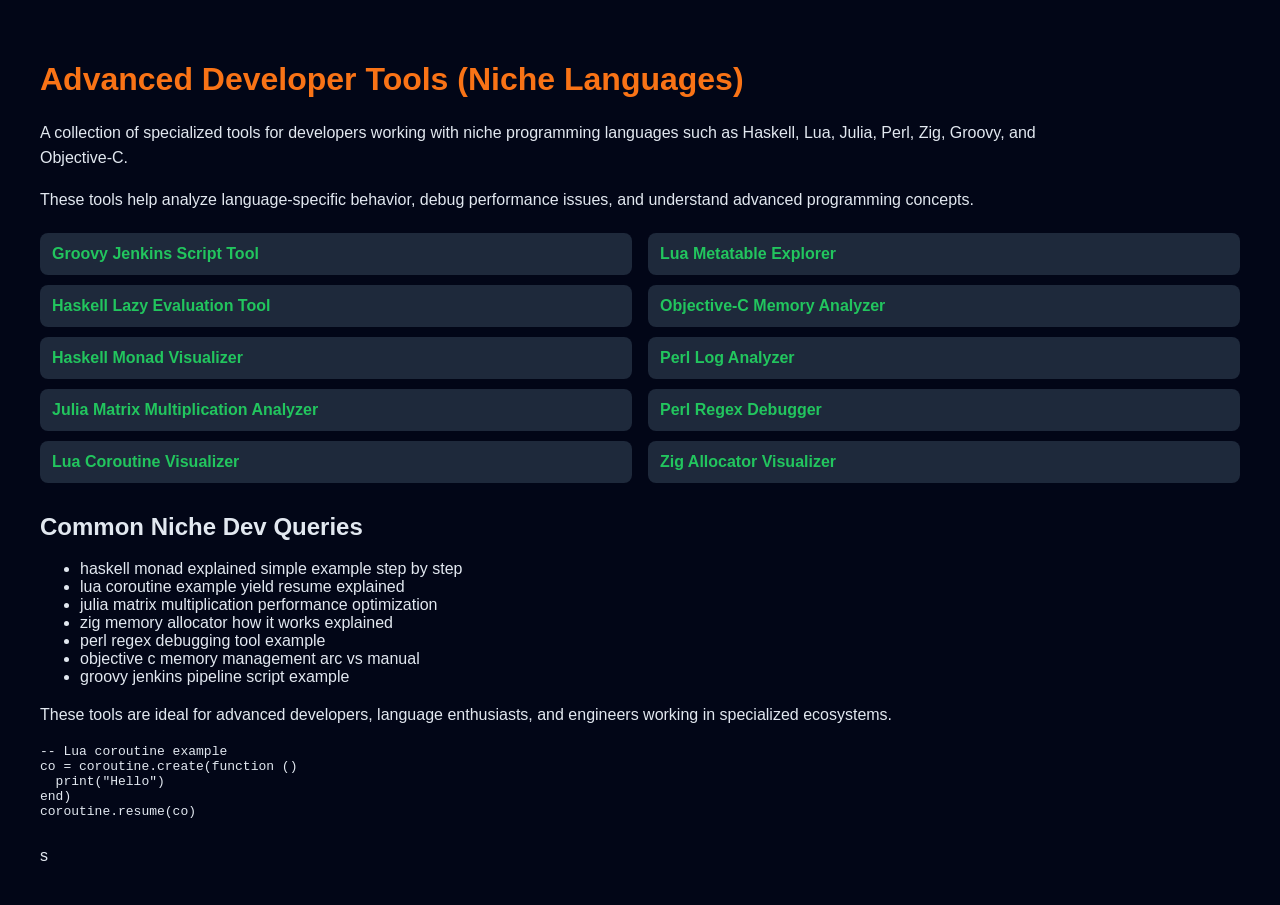
<file: index.html>
<!DOCTYPE html>
<html lang="en">
<head>
  <meta charset="UTF-8">
  <title>Advanced Dev Tools – Haskell, Lua, Julia, Perl, Zig & More</title>
  <meta name="viewport" content="width=device-width, initial-scale=1.0">

  <!-- Google verification -->
  <meta name="google-site-verification" content="PkLa_ViOo6FAHpvh8SacceMb95o9tePRdrqLNBz9X1M" />

  <!-- SEO -->
  <meta name="description" content="Advanced developer tools for niche languages like Haskell, Lua, Julia, Perl, Zig, Groovy, and Objective-C. Analyze performance, memory, and behavior.">
  <meta name="keywords" content="haskell monad explained tool, lua coroutine example, julia matrix multiplication performance, zig allocator explained, perl regex debugger online">

  <!-- AdSense -->
  <meta name="google-adsense-account" content="ca-pub-XXXXXXXXXXXXXXXX">

  <!-- Open Graph -->
  <meta property="og:title" content="Advanced Dev Tools – Niche Languages & Debugging">
  <meta property="og:description" content="Analyze performance and behavior in niche programming languages.">
  <meta property="og:type" content="website">

  <style>
    body {
      font-family: Arial, sans-serif;
      background: #020617;
      color: #e2e8f0;
      margin: 0;
      padding: 40px;
    }
    h1 {
      color: #f97316;
    }
    p {
      max-width: 1000px;
      line-height: 1.6;
    }
    .tools {
      columns: 2;
      margin-top: 20px;
    }
    .tool {
      background: #1e293b;
      padding: 12px;
      margin-bottom: 10px;
      border-radius: 8px;
      break-inside: avoid;
      transition: 0.2s;
    }
    .tool:hover {
      background: #334155;
    }
    a {
      color: #22c55e;
      text-decoration: none;
      font-weight: bold;
    }
  </style>
</head>
<body>

  <h1>Advanced Developer Tools (Niche Languages)</h1>

  <p>
    A collection of specialized tools for developers working with niche
    programming languages such as Haskell, Lua, Julia, Perl, Zig, Groovy,
    and Objective-C.
  </p>

  <p>
    These tools help analyze language-specific behavior, debug performance issues,
    and understand advanced programming concepts.
  </p>

  <div class="tools">

    <div class="tool"><a href="./groovy-jenkins/">Groovy Jenkins Script Tool</a></div>
    <div class="tool"><a href="./haskell-lazy/">Haskell Lazy Evaluation Tool</a></div>
    <div class="tool"><a href="./haskell-monad/">Haskell Monad Visualizer</a></div>
    <div class="tool"><a href="./julia-matrix-mul/">Julia Matrix Multiplication Analyzer</a></div>
    <div class="tool"><a href="./lua-coroutine/">Lua Coroutine Visualizer</a></div>
    <div class="tool"><a href="./lua-metatable/">Lua Metatable Explorer</a></div>
    <div class="tool"><a href="./objc-memory/">Objective-C Memory Analyzer</a></div>
    <div class="tool"><a href="./perl-log/">Perl Log Analyzer</a></div>
    <div class="tool"><a href="./perl-regex-debug/">Perl Regex Debugger</a></div>
    <div class="tool"><a href="./zig-allocator/">Zig Allocator Visualizer</a></div>

  </div>

  <!-- SEO LONG TAIL -->
  <h2>Common Niche Dev Queries</h2>

  <ul>
    <li>haskell monad explained simple example step by step</li>
    <li>lua coroutine example yield resume explained</li>
    <li>julia matrix multiplication performance optimization</li>
    <li>zig memory allocator how it works explained</li>
    <li>perl regex debugging tool example</li>
    <li>objective c memory management arc vs manual</li>
    <li>groovy jenkins pipeline script example</li>
  </ul>

  <p>
    These tools are ideal for advanced developers,
    language enthusiasts, and engineers working in specialized ecosystems.
  </p>

  <!-- snippet -->
  <pre>
-- Lua coroutine example
co = coroutine.create(function ()
  print("Hello")
end)
coroutine.resume(co)
  </pre>

</body>
</html>s
</file>
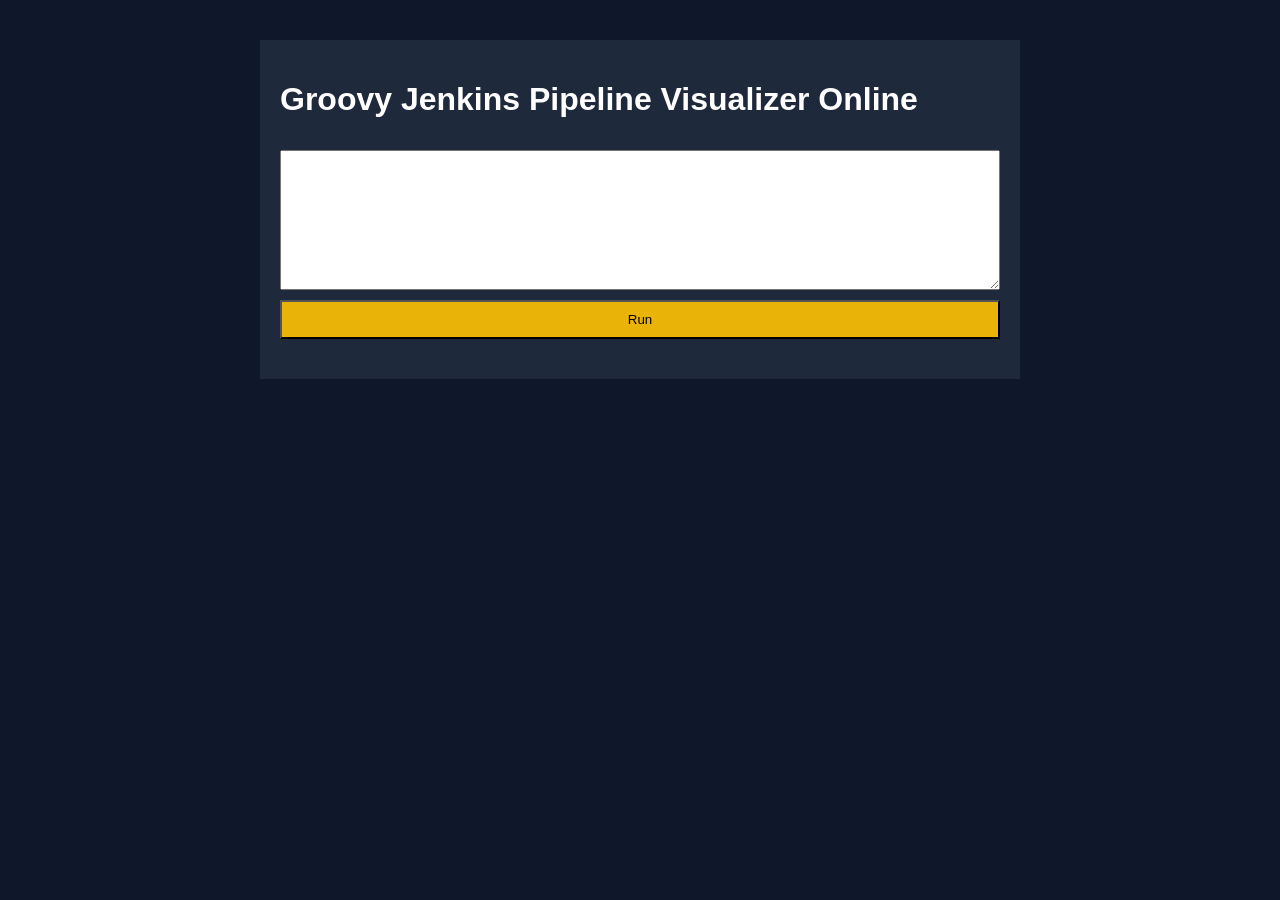
<file: groovy-jenkins/index.html>
<html><head><meta charset='UTF-8'><title>Groovy Jenkins Pipeline Visualizer Online</title><meta name='viewport' content='width=device-width, initial-scale=1.0'><link rel='stylesheet' href='styles.css'></head><body><div class='container'><h1>Groovy Jenkins Pipeline Visualizer Online</h1><textarea id='pipe'></textarea><button onclick='run()'>Run</button><div id='res' class='result'></div></div><script src='script.js'></script></body></html>
</file>
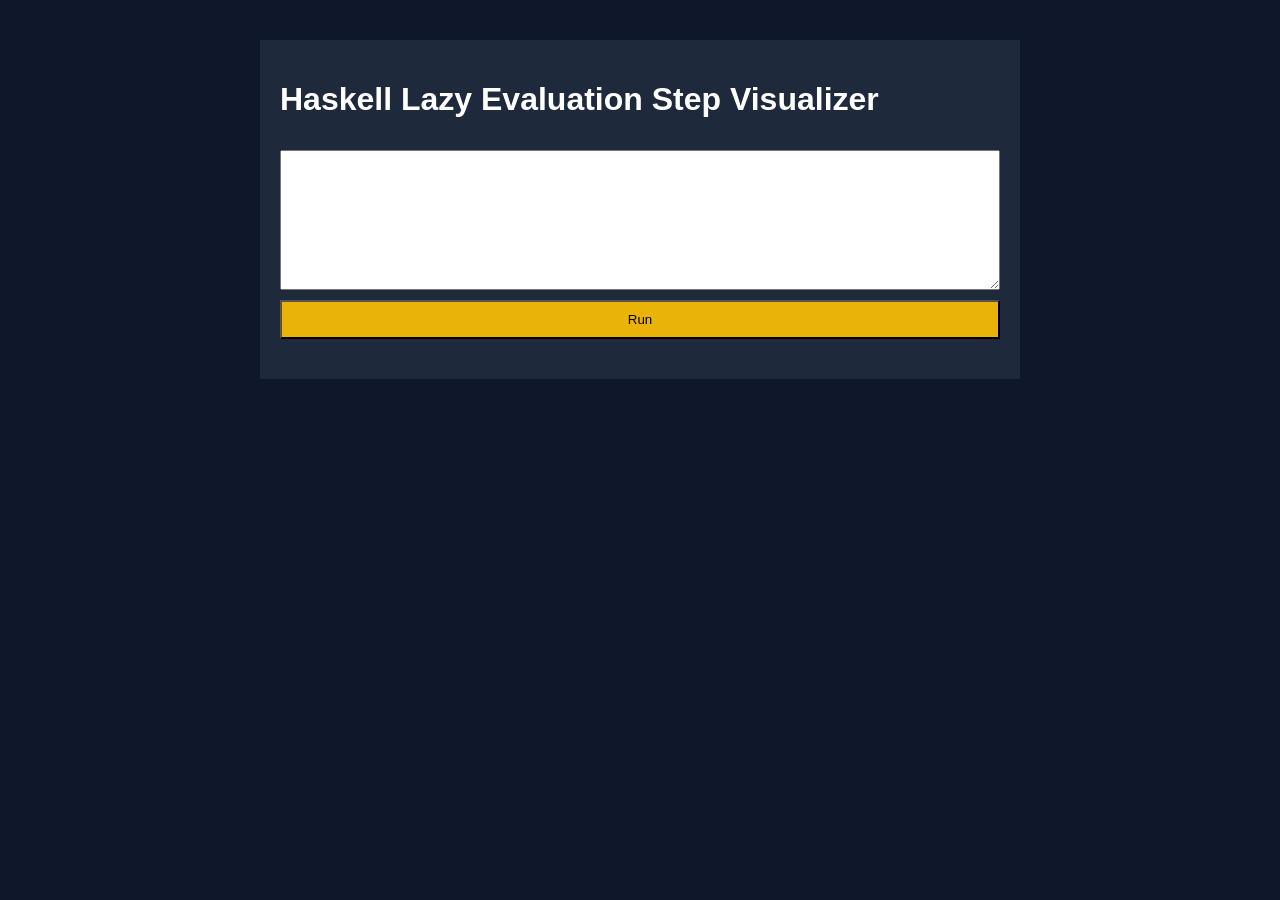
<file: haskell-lazy/index.html>
<html><head><meta charset='UTF-8'><title>Haskell Lazy Evaluation Step Visualizer</title><meta name='viewport' content='width=device-width, initial-scale=1.0'><link rel='stylesheet' href='styles.css'></head><body><div class='container'><h1>Haskell Lazy Evaluation Step Visualizer</h1><textarea id='code'></textarea><button onclick='run()'>Run</button><div id='res' class='result'></div></div><script src='script.js'></script></body></html>
</file>
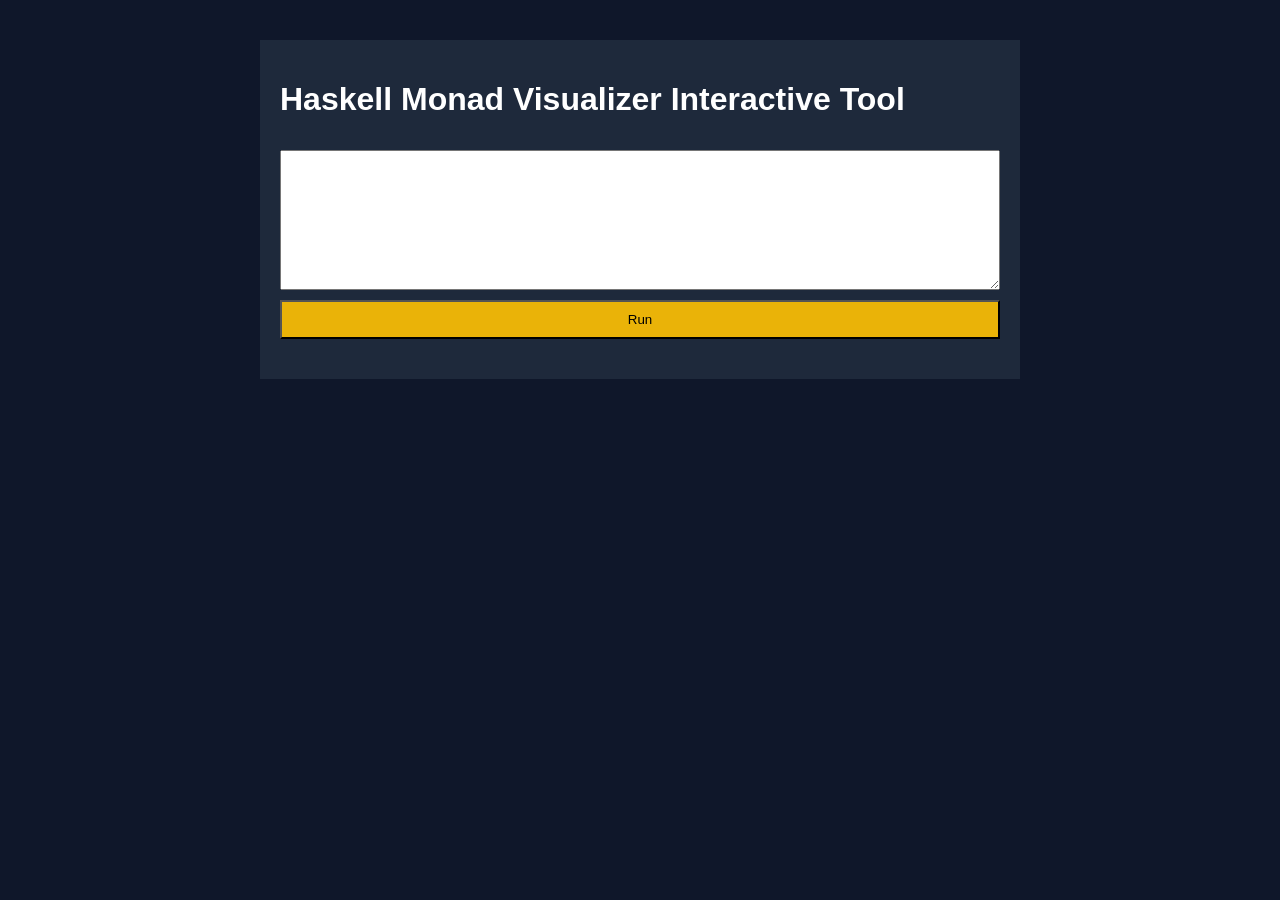
<file: haskell-monad/index.html>
<html><head><meta charset='UTF-8'><title>Haskell Monad Visualizer Interactive Tool</title><meta name='viewport' content='width=device-width, initial-scale=1.0'><link rel='stylesheet' href='styles.css'></head><body><div class='container'><h1>Haskell Monad Visualizer Interactive Tool</h1><textarea id='code'></textarea><button onclick='run()'>Run</button><div id='res' class='result'></div></div><script src='script.js'></script></body></html>
</file>
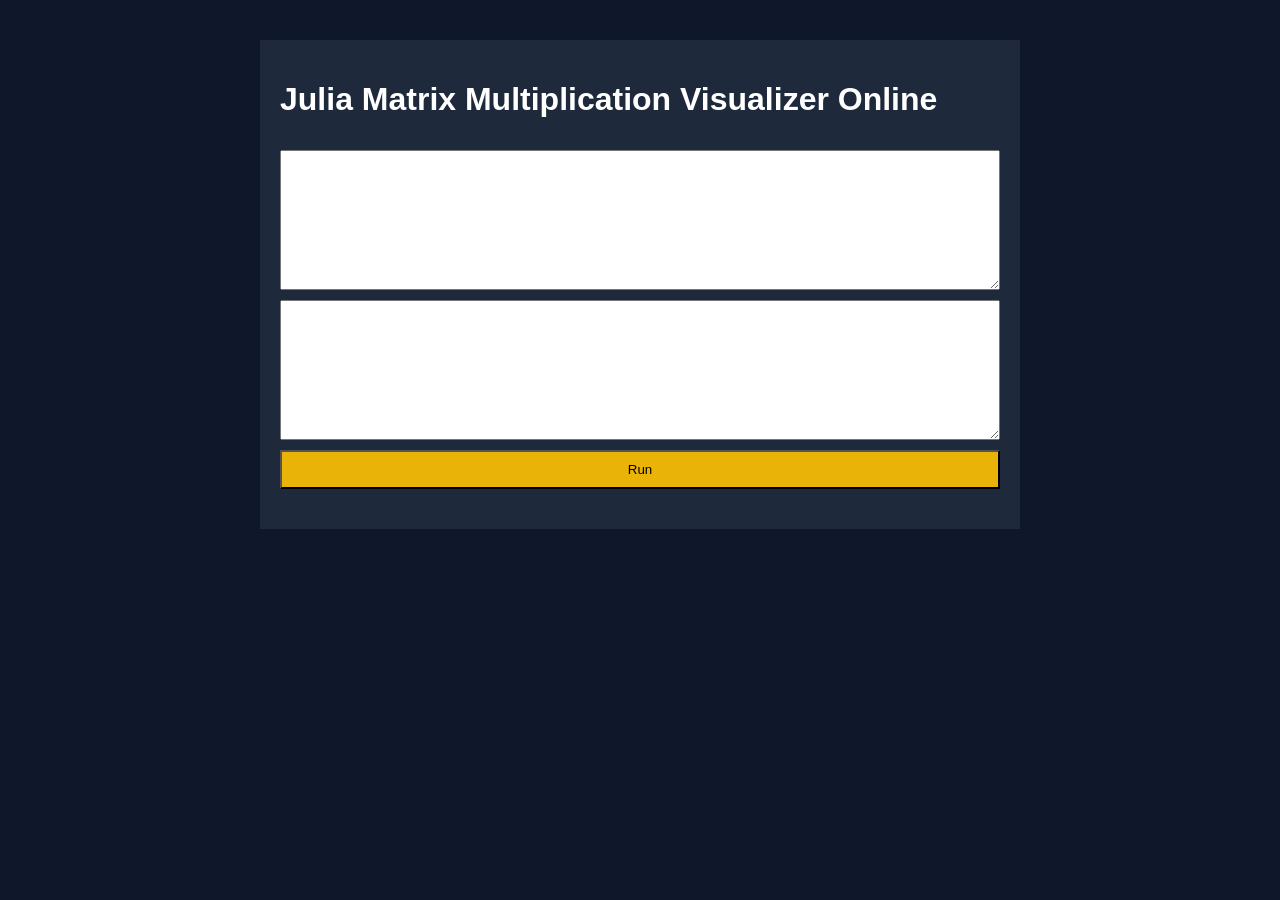
<file: julia-matrix-mul/index.html>
<html><head><meta charset='UTF-8'><title>Julia Matrix Multiplication Visualizer Online</title><meta name='viewport' content='width=device-width, initial-scale=1.0'><link rel='stylesheet' href='styles.css'></head><body><div class='container'><h1>Julia Matrix Multiplication Visualizer Online</h1><textarea id='a'></textarea><textarea id='b'></textarea><button onclick='run()'>Run</button><div id='res' class='result'></div></div><script src='script.js'></script></body></html>
</file>
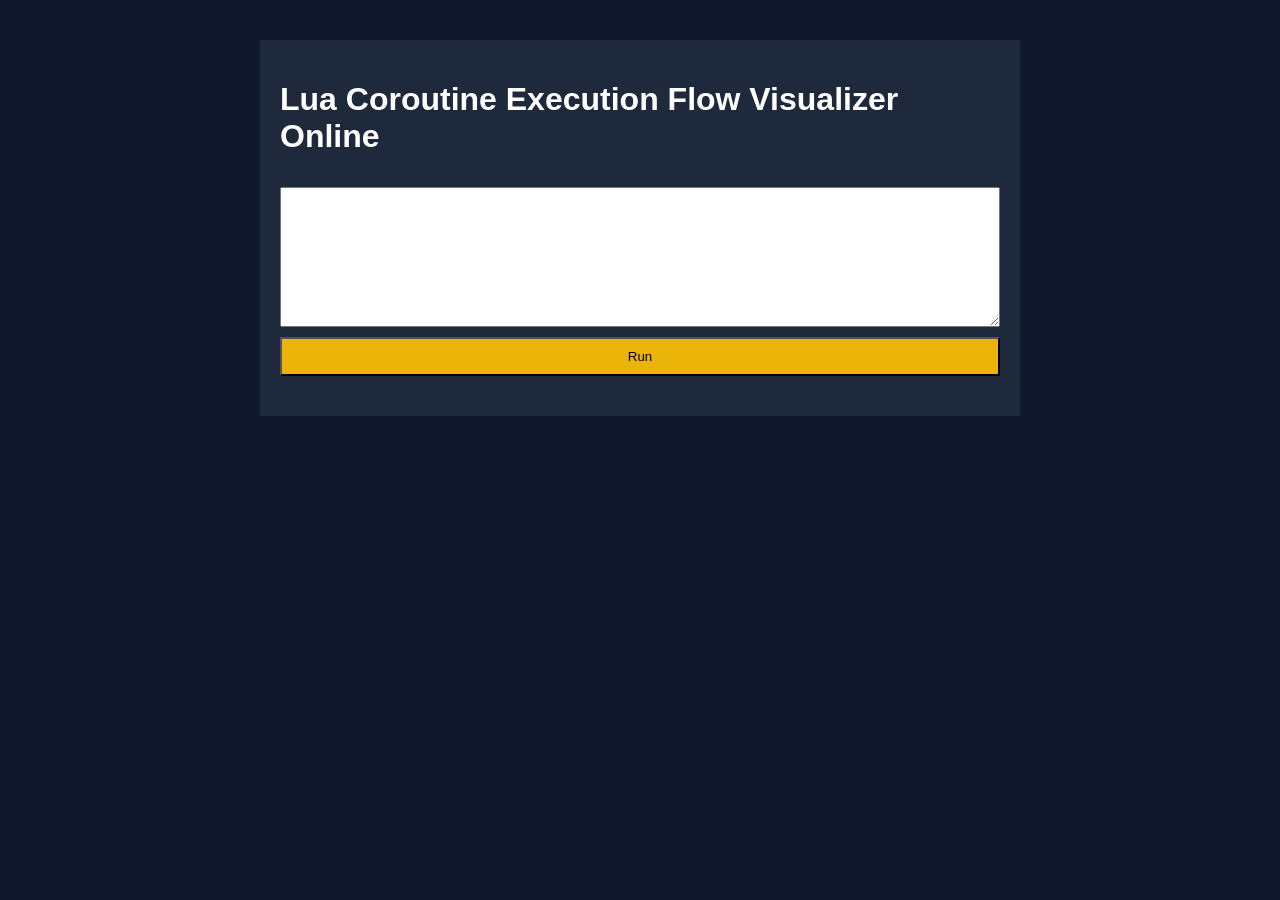
<file: lua-coroutine/index.html>
<html><head><meta charset='UTF-8'><title>Lua Coroutine Execution Flow Visualizer Online</title><meta name='viewport' content='width=device-width, initial-scale=1.0'><link rel='stylesheet' href='styles.css'></head><body><div class='container'><h1>Lua Coroutine Execution Flow Visualizer Online</h1><textarea id='code'></textarea><button onclick='run()'>Run</button><div id='res' class='result'></div></div><script src='script.js'></script></body></html>
</file>
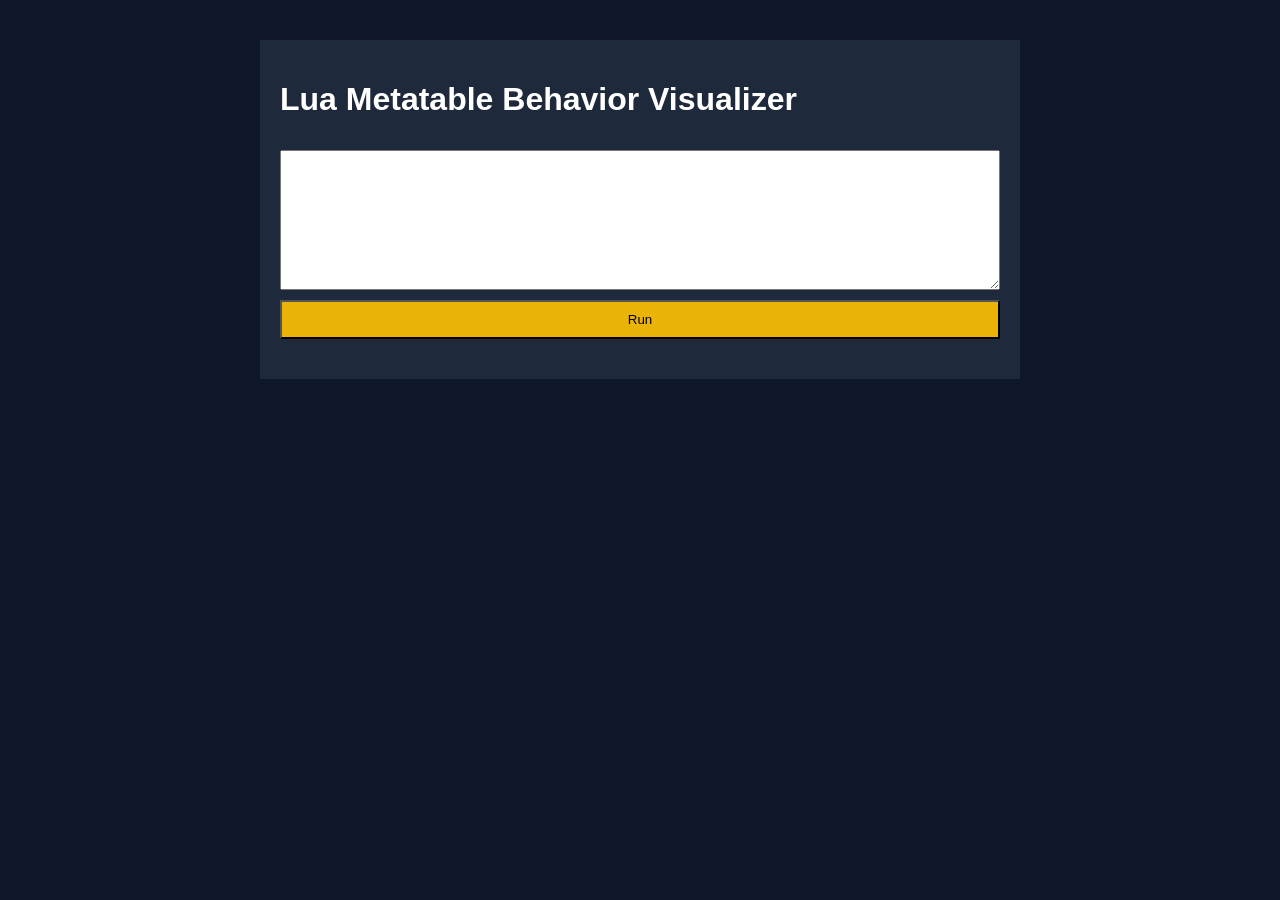
<file: lua-metatable/index.html>
<html><head><meta charset='UTF-8'><title>Lua Metatable Behavior Visualizer</title><meta name='viewport' content='width=device-width, initial-scale=1.0'><link rel='stylesheet' href='styles.css'></head><body><div class='container'><h1>Lua Metatable Behavior Visualizer</h1><textarea id='code'></textarea><button onclick='run()'>Run</button><div id='res' class='result'></div></div><script src='script.js'></script></body></html>
</file>
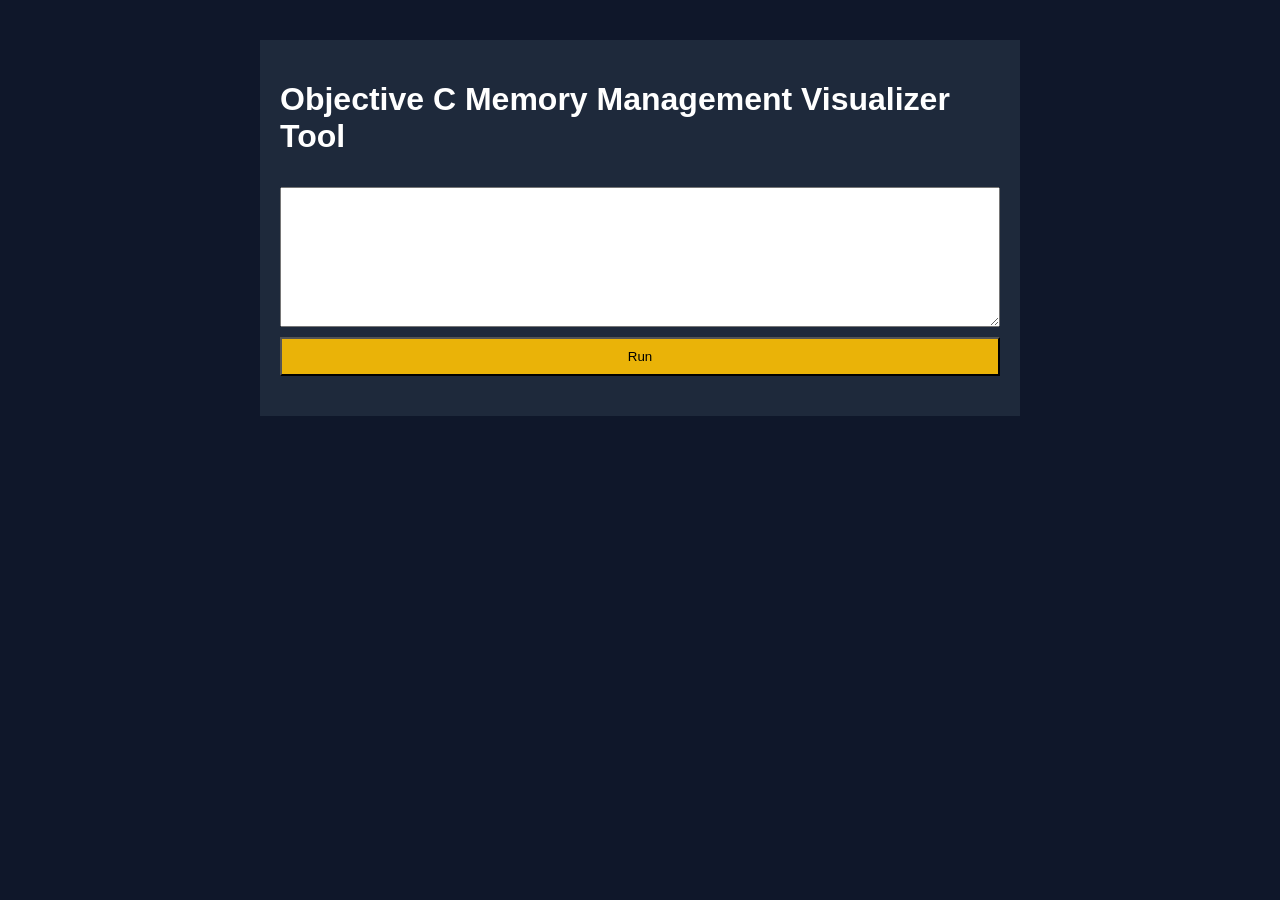
<file: objc-memory/index.html>
<html><head><meta charset='UTF-8'><title>Objective C Memory Management Visualizer Tool</title><meta name='viewport' content='width=device-width, initial-scale=1.0'><link rel='stylesheet' href='styles.css'></head><body><div class='container'><h1>Objective C Memory Management Visualizer Tool</h1><textarea id='code'></textarea><button onclick='run()'>Run</button><div id='res' class='result'></div></div><script src='script.js'></script></body></html>
</file>
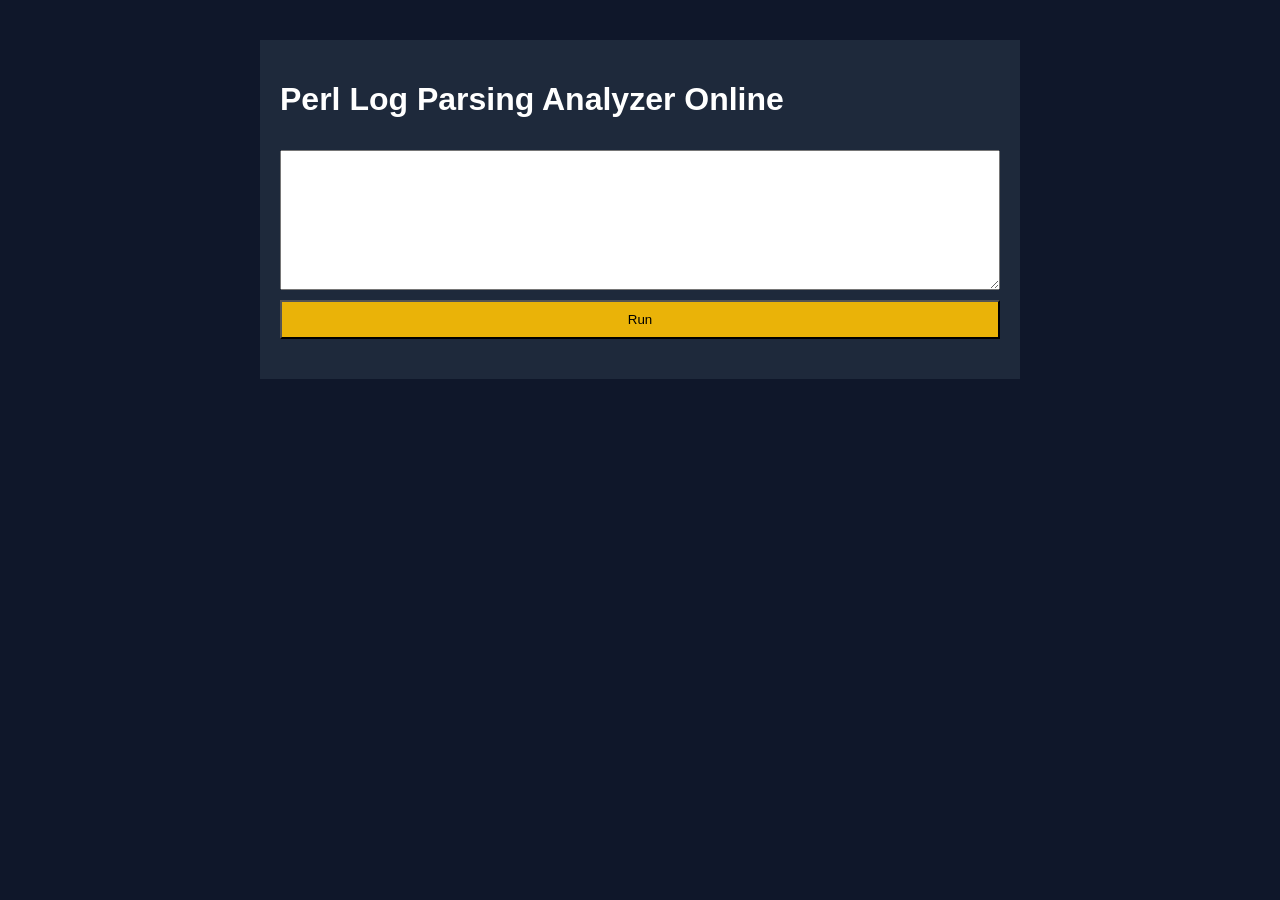
<file: perl-log/index.html>
<html><head><meta charset='UTF-8'><title>Perl Log Parsing Analyzer Online</title><meta name='viewport' content='width=device-width, initial-scale=1.0'><link rel='stylesheet' href='styles.css'></head><body><div class='container'><h1>Perl Log Parsing Analyzer Online</h1><textarea id='log'></textarea><button onclick='run()'>Run</button><div id='res' class='result'></div></div><script src='script.js'></script></body></html>
</file>
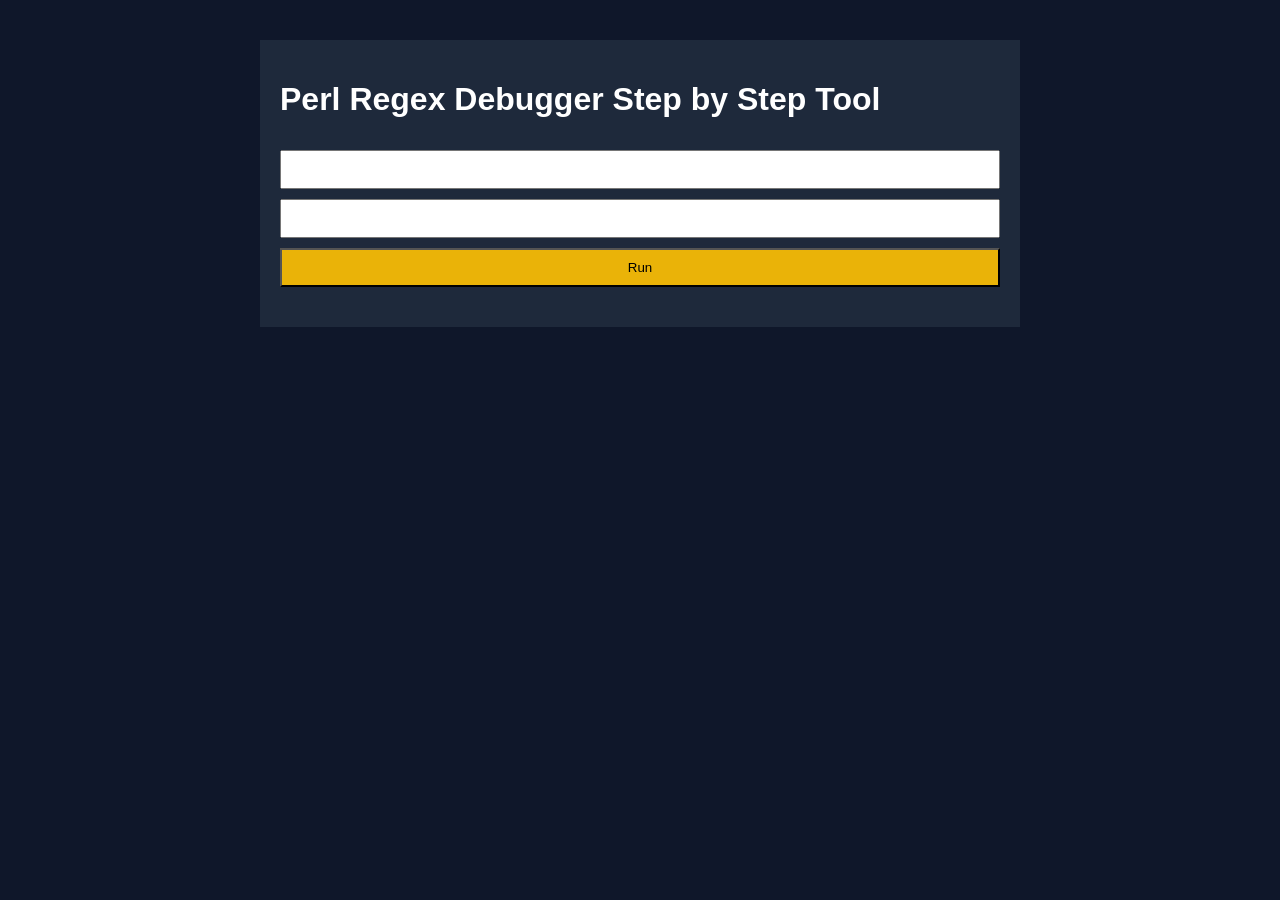
<file: perl-regex-debug/index.html>
<html><head><meta charset='UTF-8'><title>Perl Regex Debugger Step by Step Tool</title><meta name='viewport' content='width=device-width, initial-scale=1.0'><link rel='stylesheet' href='styles.css'></head><body><div class='container'><h1>Perl Regex Debugger Step by Step Tool</h1><input id='pattern'><input id='text'><button onclick='run()'>Run</button><div id='res' class='result'></div></div><script src='script.js'></script></body></html>
</file>
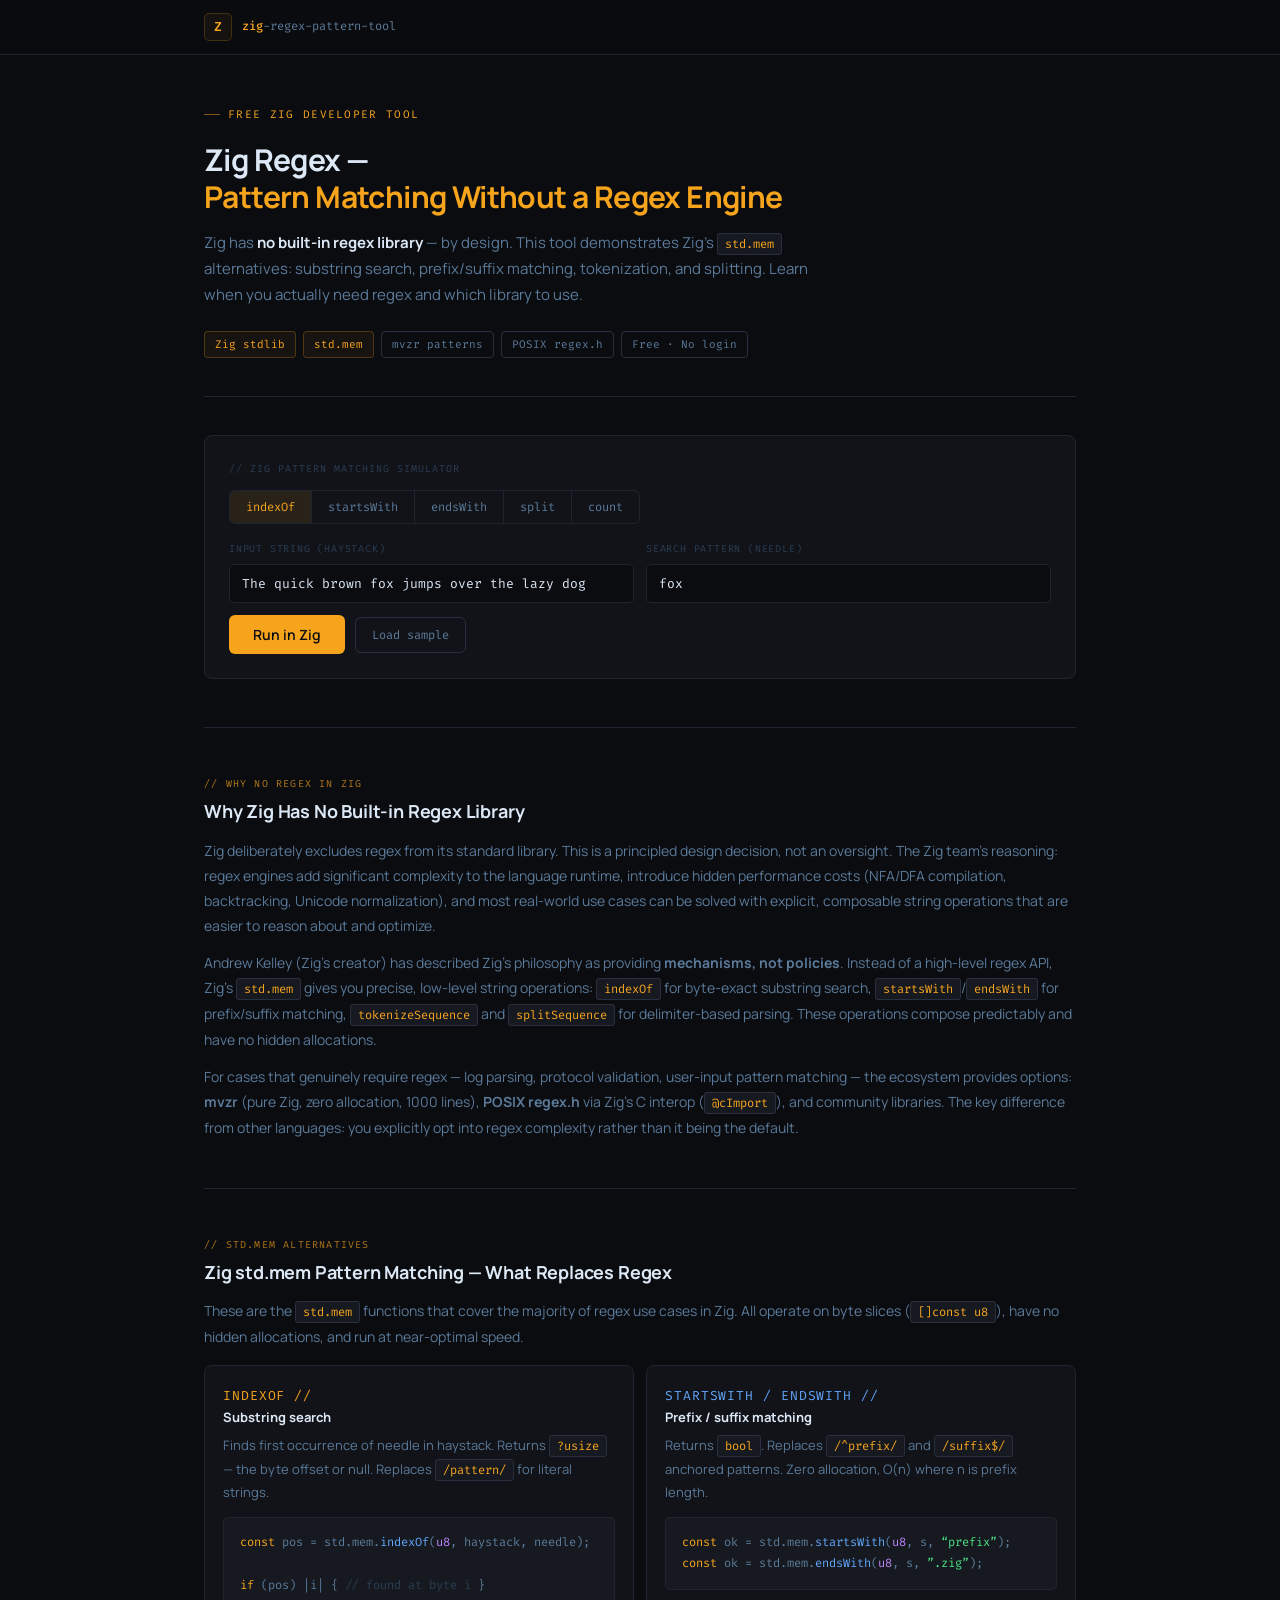
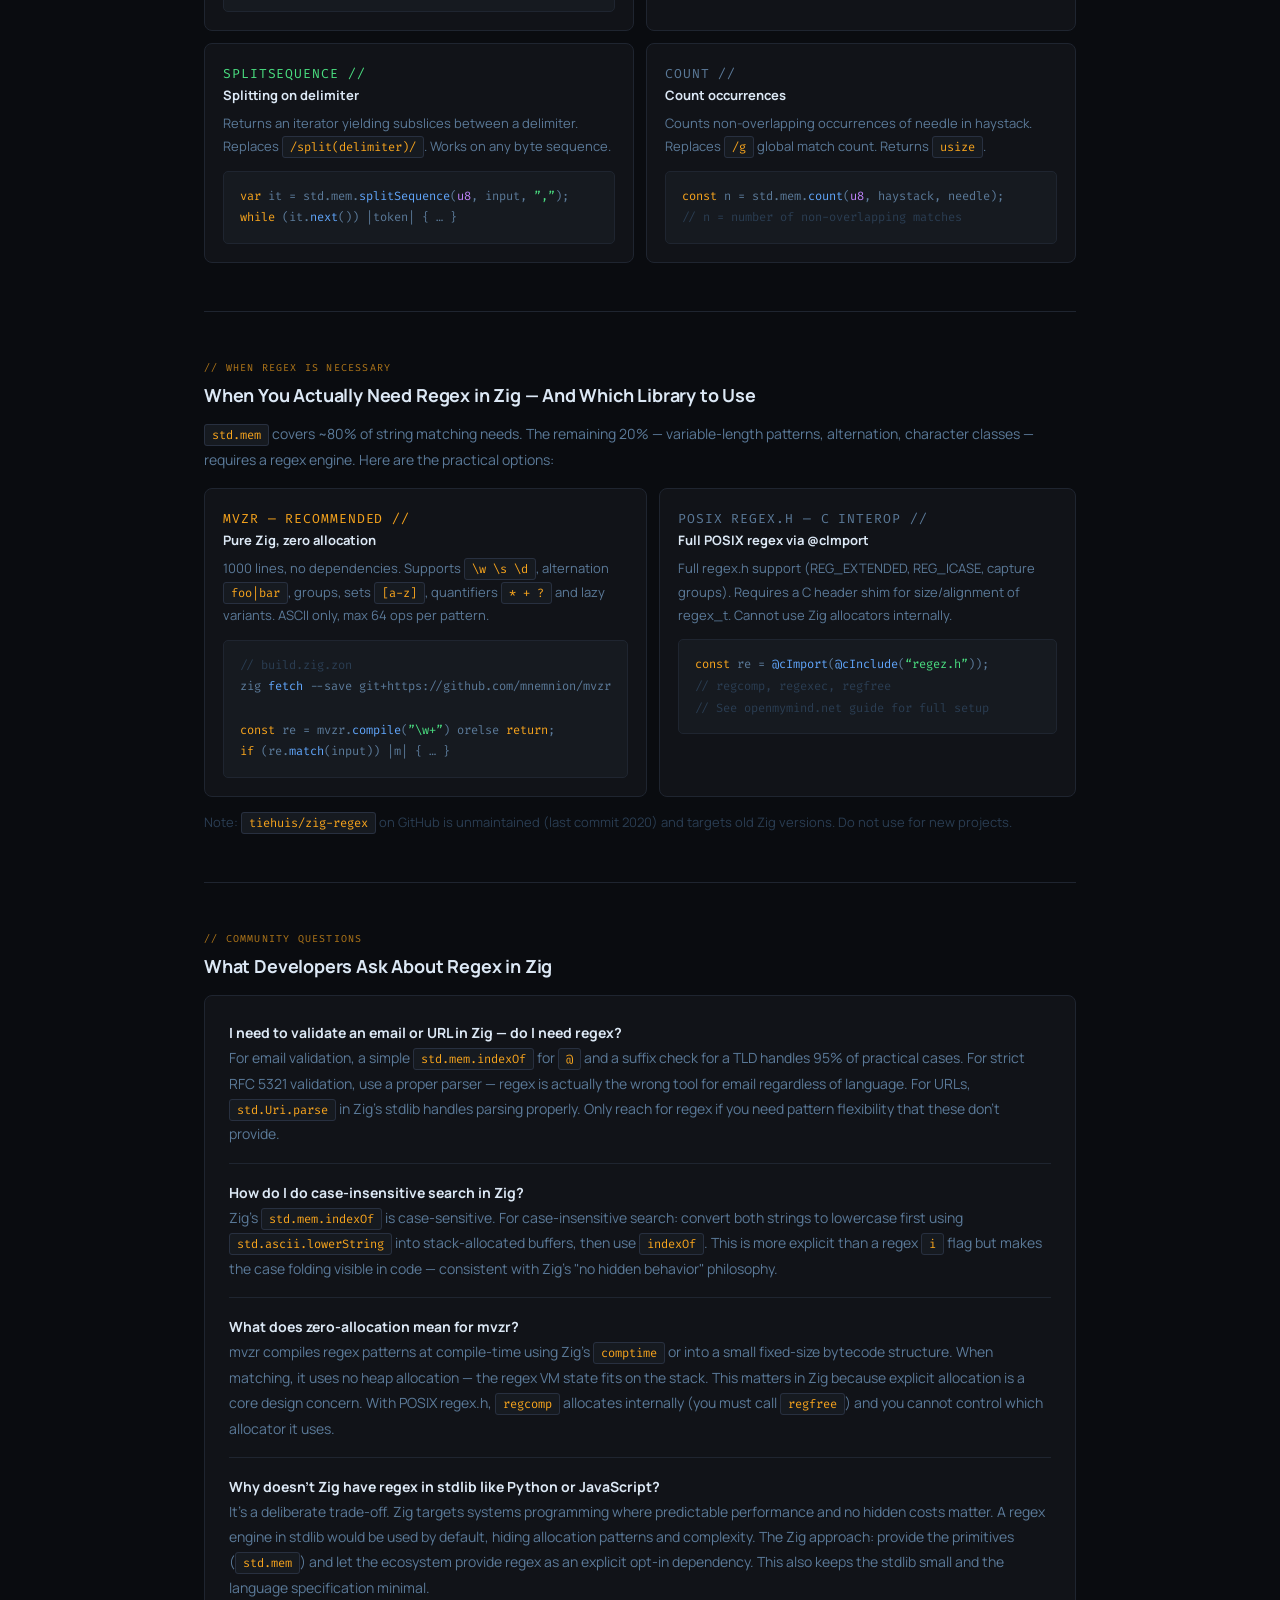
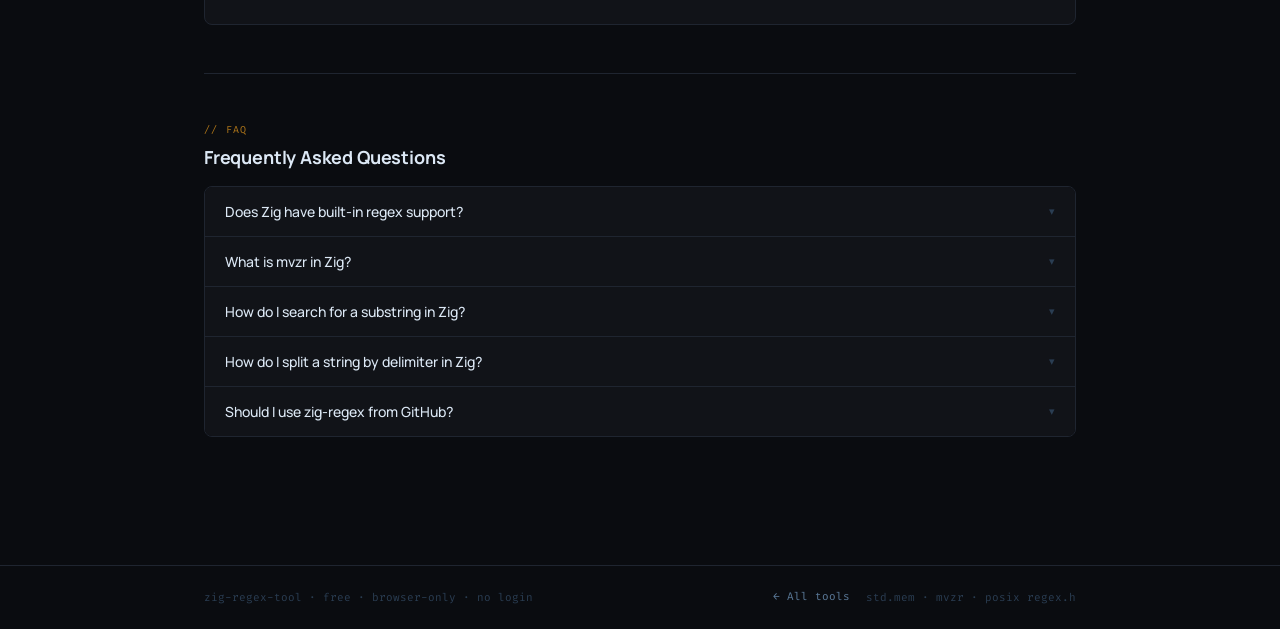
<file: zig-allocator/index.html>
<!DOCTYPE html>

<html lang="en">
<head>
<meta charset="UTF-8">
<meta name="viewport" content="width=device-width, initial-scale=1.0">

<title>Zig Regex – Pattern Matching Tool & Guide for Zig Developers</title>

<meta name="description" content="Zig regex tool and guide. Test patterns, explore Zig's stdlib alternatives to regex (std.mem, tokenize, split), and learn which regex libraries work with Zig. Free, no login.">

<meta name="keywords" content="zig regex, zig regex library, zig string matching, zig pattern matching, zig std.mem, zig regex tool, mvzr zig, zig posix regex, zig regex alternative, zig string search">

<link rel="canonical" href="https://franrivalbigprojects.github.io/longtail-dev-tools/zig-allocator/">

<meta property="og:title" content="Zig Regex – Pattern Matching Tool & Guide for Zig Developers">
<meta property="og:description" content="Test regex-style patterns in Zig's context. Explore std.mem alternatives, learn mvzr and POSIX regex.h approaches. Free, no login.">
<meta property="og:type" content="website">

<link rel="preconnect" href="https://fonts.googleapis.com">
<link rel="preconnect" href="https://fonts.gstatic.com" crossorigin>
<link href="https://fonts.googleapis.com/css2?family=Fira+Code:wght@400;500;600&family=Manrope:wght@400;500;600;700&display=swap" rel="stylesheet">

<style>
:root {
  --bg: #0a0c10;
  --surface: #111318;
  --surface2: #161a20;
  --border: #1f2530;
  --border-light: #283040;
  --zig: #f7a41d;
  --zig-dim: rgba(247,164,29,0.1);
  --zig-dim2: rgba(247,164,29,0.05);
  --green: #4ade80;
  --green-dim: rgba(74,222,128,0.1);
  --red: #f87171;
  --red-dim: rgba(248,113,113,0.08);
  --blue: #60a5fa;
  --blue-dim: rgba(96,165,250,0.1);
  --text: #dce8f5;
  --text-muted: #5b7a99;
  --text-dim: #2a3d52;
  --mono: 'Fira Code', monospace;
  --sans: 'Manrope', sans-serif;
  --radius: 8px;
}

* { box-sizing: border-box; margin: 0; padding: 0; }

body {
  font-family: var(--sans);
  background: var(--bg);
  color: var(--text);
  min-height: 100vh;
  line-height: 1.6;
}

header {
  border-bottom: 1px solid var(--border);
  padding: 13px 0;
  position: sticky;
  top: 0;
  z-index: 100;
  background: rgba(10,12,16,0.95);
  backdrop-filter: blur(10px);
}

.header-inner {
  max-width: 920px;
  margin: 0 auto;
  padding: 0 24px;
  display: flex;
  align-items: center;
  gap: 10px;
}

.logo-zig {
  font-family: var(--mono);
  font-size: 13px;
  font-weight: 600;
  color: var(--zig);
  background: var(--zig-dim2);
  border: 1px solid rgba(247,164,29,0.2);
  border-radius: 5px;
  width: 28px;
  height: 28px;
  display: flex;
  align-items: center;
  justify-content: center;
}

.logo-text {
  font-family: var(--mono);
  font-size: 12px;
  color: var(--text-muted);
}

.logo-text strong { color: var(--zig); font-weight: 500; }

.wrapper { max-width: 920px; margin: 0 auto; padding: 0 24px 80px; }

/* ─── HERO ─── */
.hero {
  padding: 50px 0 38px;
  border-bottom: 1px solid var(--border);
  margin-bottom: 38px;
}

.hero-eyebrow {
  font-family: var(--mono);
  font-size: 11px;
  letter-spacing: 0.12em;
  text-transform: uppercase;
  color: var(--zig);
  margin-bottom: 16px;
  display: flex;
  align-items: center;
  gap: 8px;
}

.hero-eyebrow::before {
  content: '';
  width: 16px;
  height: 1px;
  background: var(--zig);
  opacity: 0.5;
}

h1 {
  font-size: clamp(22px, 3.5vw, 30px);
  font-weight: 700;
  line-height: 1.25;
  color: var(--text);
  margin-bottom: 14px;
  letter-spacing: -0.02em;
}

h1 em { font-style: normal; color: var(--zig); }

.hero-sub {
  font-size: 15px;
  color: var(--text-muted);
  max-width: 630px;
  line-height: 1.75;
  margin-bottom: 22px;
}

.hero-sub strong { color: var(--text); }

.badges {
  display: flex;
  flex-wrap: wrap;
  gap: 7px;
}

.badge {
  font-family: var(--mono);
  font-size: 11px;
  padding: 4px 10px;
  border-radius: 4px;
  border: 1px solid var(--border-light);
  color: var(--text-muted);
}

.badge.zig {
  color: var(--zig);
  background: var(--zig-dim2);
  border-color: rgba(247,164,29,0.25);
}

/* ─── TOOL ─── */
.tool-wrap {
  background: var(--surface);
  border: 1px solid var(--border);
  border-radius: var(--radius);
  padding: 24px;
  margin-bottom: 16px;
}

.tool-label {
  font-family: var(--mono);
  font-size: 10px;
  letter-spacing: 0.1em;
  text-transform: uppercase;
  color: var(--text-dim);
  margin-bottom: 12px;
}

.mode-tabs {
  display: flex;
  gap: 0;
  border: 1px solid var(--border);
  border-radius: 6px;
  overflow: hidden;
  margin-bottom: 16px;
  width: fit-content;
}

.mode-tab {
  font-family: var(--mono);
  font-size: 12px;
  padding: 8px 16px;
  background: transparent;
  color: var(--text-muted);
  border: none;
  cursor: pointer;
  transition: background 0.15s, color 0.15s;
  border-right: 1px solid var(--border);
}

.mode-tab:last-child { border-right: none; }
.mode-tab.active { background: var(--zig-dim); color: var(--zig); }
.mode-tab:hover:not(.active) { background: var(--zig-dim2); color: var(--text); }

.input-row {
  display: grid;
  grid-template-columns: 1fr 1fr;
  gap: 12px;
  margin-bottom: 12px;
}

.field-label {
  font-family: var(--mono);
  font-size: 10px;
  color: var(--text-dim);
  text-transform: uppercase;
  letter-spacing: 0.08em;
  margin-bottom: 6px;
}

input[type="text"], textarea {
  width: 100%;
  background: var(--bg);
  border: 1px solid var(--border);
  border-radius: 5px;
  padding: 10px 12px;
  font-family: var(--mono);
  font-size: 13px;
  color: var(--text);
  transition: border-color 0.2s;
}

input[type="text"]:focus, textarea:focus {
  outline: none;
  border-color: rgba(247,164,29,0.4);
}

input[type="text"]::placeholder, textarea::placeholder { color: var(--text-dim); }

textarea { min-height: 100px; resize: vertical; }

.tool-actions {
  display: flex;
  gap: 10px;
  flex-wrap: wrap;
  align-items: center;
}

.btn-primary {
  padding: 10px 24px;
  font-size: 14px;
  font-family: var(--sans);
  font-weight: 600;
  background: var(--zig);
  color: var(--bg);
  border: none;
  border-radius: 6px;
  cursor: pointer;
  transition: opacity 0.15s, transform 0.1s;
}

.btn-primary:hover { opacity: 0.85; }
.btn-primary:active { transform: scale(0.98); }

.btn-ghost {
  padding: 9px 16px;
  font-size: 12px;
  font-family: var(--mono);
  background: transparent;
  color: var(--text-muted);
  border: 1px solid var(--border-light);
  border-radius: 6px;
  cursor: pointer;
  transition: color 0.15s;
}

.btn-ghost:hover { color: var(--text); border-color: var(--text-dim); opacity: 1; transform: none; }

/* ─── RESULTS ─── */
#output { margin-top: 16px; display: none; }

.result-box {
  background: var(--bg);
  border: 1px solid var(--border);
  border-radius: 6px;
  padding: 16px;
  font-family: var(--mono);
  font-size: 13px;
  line-height: 1.7;
}

.result-ok { border-color: rgba(74,222,128,0.3); }
.result-fail { border-color: rgba(248,113,113,0.3); }

.result-title {
  font-size: 12px;
  font-weight: 600;
  margin-bottom: 10px;
  display: flex;
  align-items: center;
  gap: 8px;
}

.match-highlight {
  background: rgba(247,164,29,0.25);
  color: var(--zig);
  border-radius: 2px;
  padding: 0 2px;
}

.code-block {
  background: var(--surface2);
  border: 1px solid var(--border);
  border-radius: 5px;
  padding: 14px 16px;
  font-family: var(--mono);
  font-size: 12px;
  color: var(--text-muted);
  line-height: 1.8;
  margin-top: 12px;
  overflow-x: auto;
  white-space: pre;
}

.kw { color: var(--zig); }
.fn-name { color: var(--blue); }
.str { color: var(--green); }
.cm { color: var(--text-dim); }
.ty { color: #c084fc; }

/* ─── DIVIDER ─── */
hr.divider { border: none; border-top: 1px solid var(--border); margin: 48px 0; }

/* ─── CONTENT ─── */
.content-section { margin-bottom: 48px; }

.section-eyebrow {
  font-family: var(--mono);
  font-size: 10px;
  letter-spacing: 0.12em;
  text-transform: uppercase;
  color: var(--zig);
  opacity: 0.7;
  margin-bottom: 8px;
  display: block;
}

h3 {
  font-size: 18px;
  font-weight: 700;
  color: var(--text);
  margin-bottom: 14px;
  letter-spacing: -0.01em;
  line-height: 1.3;
}

p {
  font-size: 14px;
  color: var(--text-muted);
  line-height: 1.8;
  margin-bottom: 12px;
}

code {
  font-family: var(--mono);
  font-size: 12px;
  background: var(--surface2);
  color: var(--zig);
  padding: 2px 7px;
  border-radius: 3px;
  border: 1px solid var(--border-light);
}

/* ─── APPROACH CARDS ─── */
.approach-grid {
  display: grid;
  grid-template-columns: 1fr 1fr;
  gap: 12px;
  margin-top: 16px;
}

.approach-card {
  background: var(--surface);
  border: 1px solid var(--border);
  border-radius: var(--radius);
  padding: 18px;
  transition: border-color 0.2s;
}

.approach-card:hover { border-color: var(--border-light); }

.approach-eye {
  font-family: var(--mono);
  font-size: 10px;
  text-transform: uppercase;
  letter-spacing: 0.07em;
  margin-bottom: 8px;
}

.approach-card strong {
  font-size: 13px;
  color: var(--text);
  display: block;
  margin-bottom: 6px;
}

.approach-card p { font-size: 13px; margin: 0; }

/* ─── DENSE BLOCK ─── */
.dense-block {
  background: var(--surface);
  border: 1px solid var(--border);
  border-radius: var(--radius);
  padding: 24px;
  margin-top: 16px;
}

.dense-block p {
  font-size: 14px;
  margin-bottom: 16px;
  padding-bottom: 16px;
  border-bottom: 1px solid var(--border);
  line-height: 1.8;
}

.dense-block p:last-child { margin-bottom: 0; padding-bottom: 0; border-bottom: none; }
.dense-block strong { color: var(--text); }

/* ─── FAQ ─── */
.faq-list {
  margin-top: 16px;
  border: 1px solid var(--border);
  border-radius: var(--radius);
  overflow: hidden;
}

.faq-item { border-bottom: 1px solid var(--border); }
.faq-item:last-child { border-bottom: none; }

.faq-q {
  width: 100%;
  text-align: left;
  background: var(--surface);
  border: none;
  padding: 15px 20px;
  font-size: 14px;
  color: var(--text);
  font-family: var(--sans);
  cursor: pointer;
  display: flex;
  justify-content: space-between;
  align-items: center;
  gap: 12px;
  transition: background 0.15s;
  font-weight: 500;
}

.faq-q:hover { background: var(--zig-dim2); }

.faq-arrow {
  font-size: 11px;
  color: var(--text-dim);
  transition: transform 0.2s;
  flex-shrink: 0;
  font-family: var(--mono);
}

.faq-item.open .faq-arrow { transform: rotate(180deg); }

.faq-a {
  display: none;
  padding: 0 20px 16px;
  font-size: 13px;
  color: var(--text-muted);
  line-height: 1.75;
  border-top: 1px solid var(--border);
  background: var(--bg);
}

.faq-item.open .faq-a { display: block; }

/* ─── FOOTER ─── */
footer {
  border-top: 1px solid var(--border);
  padding: 22px 0;
}

.footer-inner {
  max-width: 920px;
  margin: 0 auto;
  padding: 0 24px;
  display: flex;
  justify-content: space-between;
  align-items: center;
  flex-wrap: wrap;
  gap: 8px;
}

footer p {
  font-size: 11px;
  color: var(--text-dim);
  font-family: var(--mono);
  margin: 0;
}

footer a {
  color: var(--text-muted);
  text-decoration: none;
  font-size: 11px;
  font-family: var(--mono);
}

footer a:hover { color: var(--zig); }

@media (max-width: 620px) {
  .input-row { grid-template-columns: 1fr; }
  .approach-grid { grid-template-columns: 1fr; }
  .hero { padding: 32px 0 24px; }
}
</style>

<script type="application/ld+json">
{
  "@context": "https://schema.org",
  "@type": "SoftwareApplication",
  "name": "Zig Regex Pattern Matcher",
  "applicationCategory": "DeveloperApplication",
  "operatingSystem": "Web",
  "offers": { "@type": "Offer", "price": "0", "priceCurrency": "USD" },
  "description": "Free Zig regex tool. Test std.mem pattern matching alternatives, explore substring search, prefix/suffix matching, and tokenization in Zig's standard library. Learn when to use mvzr or POSIX regex.h in Zig projects.",
  "featureList": "Zig string pattern matching, std.mem search, substring detection, prefix suffix matching, tokenize split, Zig regex alternatives"
}
</script>

<script type="application/ld+json">
{
  "@context": "https://schema.org",
  "@type": "FAQPage",
  "mainEntity": [
    {
      "@type": "Question",
      "name": "Does Zig have a built-in regex library?",
      "acceptedAnswer": {
        "@type": "Answer",
        "text": "No. Zig deliberately excludes regex from its standard library. The Zig team's position is that regex adds significant complexity to the language runtime and most use cases can be solved with std.mem functions (indexOf, startsWith, endsWith, containsAtLeast) which are explicit, fast, and composable. For cases that genuinely need regex, the options are: mvzr (pure Zig, zero allocation), zig-regex (GitHub library), or POSIX regex.h via Zig's C interop."
      }
    },
    {
      "@type": "Question",
      "name": "What is the best way to do regex in Zig?",
      "acceptedAnswer": {
        "@type": "Answer",
        "text": "For simple pattern matching in Zig, use std.mem functions: std.mem.indexOf for substring search, std.mem.startsWith and std.mem.endsWith for prefix/suffix checks, std.mem.tokenizeSequence or std.mem.splitSequence for splitting on delimiters. For complex patterns requiring actual regex, use the mvzr library (zero allocation, pure Zig) or link POSIX regex.h via @cImport. Avoid zig-regex on GitHub as it is unmaintained."
      }
    },
    {
      "@type": "Question",
      "name": "How do I search for a substring in Zig?",
      "acceptedAnswer": {
        "@type": "Answer",
        "text": "Use std.mem.indexOf: if (std.mem.indexOf(u8, haystack, needle)) |pos| { // found at pos }. This returns an optional usize — the byte offset of the first match, or null if not found. For case-insensitive search, convert both strings to lowercase first using std.ascii.lowerString."
      }
    },
    {
      "@type": "Question",
      "name": "What is mvzr in Zig?",
      "acceptedAnswer": {
        "@type": "Answer",
        "text": "mvzr (Minimum Viable Zig Regex) is a pure Zig regex library with zero memory allocation. It supports possessive and lazy qualifiers, alternation, grouping, character sets, built-in groups (\\w, \\s, \\d), and anchors. It has limitations: max 64 operations per regex, ASCII only, no Unicode support. Add it as a Zig package with zig fetch --save git+https://github.com/mnemnion/mvzr."
      }
    }
  ]
}
</script>

</head>

<body>

<header>
  <div class="header-inner">
    <div class="logo-zig">Z</div>
    <span class="logo-text"><strong>zig</strong>-regex-pattern-tool</span>
  </div>
</header>

<div class="wrapper">

  <!-- HERO -->

  <section class="hero">
    <p class="hero-eyebrow">Free Zig Developer Tool</p>
    <h1>Zig Regex —<br><em>Pattern Matching Without a Regex Engine</em></h1>
    <p class="hero-sub">
      Zig has <strong>no built-in regex library</strong> — by design. This tool demonstrates Zig's <code>std.mem</code> alternatives: substring search, prefix/suffix matching, tokenization, and splitting. Learn when you actually need regex and which library to use.
    </p>
    <div class="badges">
      <span class="badge zig">Zig stdlib</span>
      <span class="badge zig">std.mem</span>
      <span class="badge">mvzr patterns</span>
      <span class="badge">POSIX regex.h</span>
      <span class="badge">Free · No login</span>
    </div>
  </section>

  <!-- TOOL -->

  <div class="tool-wrap">
    <p class="tool-label">// Zig pattern matching simulator</p>

<div class="mode-tabs">
  <button class="mode-tab active" onclick="setMode('contains')" id="tab-contains">indexOf</button>
  <button class="mode-tab" onclick="setMode('starts')" id="tab-starts">startsWith</button>
  <button class="mode-tab" onclick="setMode('ends')" id="tab-ends">endsWith</button>
  <button class="mode-tab" onclick="setMode('split')" id="tab-split">split</button>
  <button class="mode-tab" onclick="setMode('count')" id="tab-count">count</button>
</div>

<div class="input-row">
  <div>
    <p class="field-label">Input string (haystack)</p>
    <input type="text" id="haystack" placeholder="The quick brown fox jumps over the lazy dog" value="The quick brown fox jumps over the lazy dog">
  </div>
  <div>
    <p class="field-label" id="needleLabel">Search pattern (needle)</p>
    <input type="text" id="needle" placeholder="fox" value="fox">
  </div>
</div>

<div class="tool-actions">
  <button class="btn-primary" onclick="runTool()">Run in Zig</button>
  <button class="btn-ghost" onclick="loadSample()">Load sample</button>
</div>

<div id="output"></div>

  </div>

  <hr class="divider">

  <!-- WHY NO REGEX -->

  <section class="content-section">
    <span class="section-eyebrow">// Why no regex in Zig</span>
    <h3>Why Zig Has No Built-in Regex Library</h3>
    <p>
      Zig deliberately excludes regex from its standard library. This is a principled design decision, not an oversight. The Zig team's reasoning: regex engines add significant complexity to the language runtime, introduce hidden performance costs (NFA/DFA compilation, backtracking, Unicode normalization), and most real-world use cases can be solved with explicit, composable string operations that are easier to reason about and optimize.
    </p>
    <p>
      Andrew Kelley (Zig's creator) has described Zig's philosophy as providing <strong>mechanisms, not policies</strong>. Instead of a high-level regex API, Zig's <code>std.mem</code> gives you precise, low-level string operations: <code>indexOf</code> for byte-exact substring search, <code>startsWith</code>/<code>endsWith</code> for prefix/suffix matching, <code>tokenizeSequence</code> and <code>splitSequence</code> for delimiter-based parsing. These operations compose predictably and have no hidden allocations.
    </p>
    <p>
      For cases that genuinely require regex — log parsing, protocol validation, user-input pattern matching — the ecosystem provides options: <strong>mvzr</strong> (pure Zig, zero allocation, 1000 lines), <strong>POSIX regex.h</strong> via Zig's C interop (<code>@cImport</code>), and community libraries. The key difference from other languages: you explicitly opt into regex complexity rather than it being the default.
    </p>
  </section>

  <hr class="divider">

  <!-- STD.MEM ALTERNATIVES -->

  <section class="content-section">
    <span class="section-eyebrow">// std.mem alternatives</span>
    <h3>Zig std.mem Pattern Matching — What Replaces Regex</h3>
    <p>
      These are the <code>std.mem</code> functions that cover the majority of regex use cases in Zig. All operate on byte slices (<code>[]const u8</code>), have no hidden allocations, and run at near-optimal speed.
    </p>

<div class="approach-grid">
  <div class="approach-card">
    <p class="approach-eye" style="color:var(--zig)">indexOf //</p>
    <strong>Substring search</strong>
    <p>Finds first occurrence of needle in haystack. Returns <code>?usize</code> — the byte offset or null. Replaces <code>/pattern/</code> for literal strings.</p>
    <div class="code-block"><span class="kw">const</span> pos = std.mem.<span class="fn-name">indexOf</span>(<span class="ty">u8</span>, haystack, needle);

<span class="kw">if</span> (pos) |i| { <span class="cm">// found at byte i</span> }</div>
</div>
<div class="approach-card">
<p class="approach-eye" style="color:var(--blue)">startsWith / endsWith //</p>
<strong>Prefix / suffix matching</strong>
<p>Returns <code>bool</code>. Replaces <code>/^prefix/</code> and <code>/suffix$/</code> anchored patterns. Zero allocation, O(n) where n is prefix length.</p>
<div class="code-block"><span class="kw">const</span> ok = std.mem.<span class="fn-name">startsWith</span>(<span class="ty">u8</span>, s, <span class="str">“prefix”</span>);
<span class="kw">const</span> ok = std.mem.<span class="fn-name">endsWith</span>(<span class="ty">u8</span>, s, <span class="str">”.zig”</span>);</div>
</div>
<div class="approach-card">
<p class="approach-eye" style="color:var(--green)">splitSequence //</p>
<strong>Splitting on delimiter</strong>
<p>Returns an iterator yielding subslices between a delimiter. Replaces <code>/split(delimiter)/</code>. Works on any byte sequence.</p>
<div class="code-block"><span class="kw">var</span> it = std.mem.<span class="fn-name">splitSequence</span>(<span class="ty">u8</span>, input, <span class="str">”,”</span>);
<span class="kw">while</span> (it.<span class="fn-name">next</span>()) |token| { … }</div>
</div>
<div class="approach-card">
<p class="approach-eye" style="color:#c084fc)">count //</p>
<strong>Count occurrences</strong>
<p>Counts non-overlapping occurrences of needle in haystack. Replaces <code>/g</code> global match count. Returns <code>usize</code>.</p>
<div class="code-block"><span class="kw">const</span> n = std.mem.<span class="fn-name">count</span>(<span class="ty">u8</span>, haystack, needle);
<span class="cm">// n = number of non-overlapping matches</span></div>
</div>
</div>

  </section>

  <hr class="divider">

  <!-- WHEN YOU ACTUALLY NEED REGEX -->

  <section class="content-section">
    <span class="section-eyebrow">// When regex is necessary</span>
    <h3>When You Actually Need Regex in Zig — And Which Library to Use</h3>
    <p>
      <code>std.mem</code> covers ~80% of string matching needs. The remaining 20% — variable-length patterns, alternation, character classes — requires a regex engine. Here are the practical options:
    </p>
    <div class="approach-grid">
      <div class="approach-card">
        <p class="approach-eye" style="color:var(--zig)">mvzr — recommended //</p>
        <strong>Pure Zig, zero allocation</strong>
        <p>1000 lines, no dependencies. Supports <code>\w \s \d</code>, alternation <code>foo|bar</code>, groups, sets <code>[a-z]</code>, quantifiers <code>* + ?</code> and lazy variants. ASCII only, max 64 ops per pattern.</p>
        <div class="code-block"><span class="cm">// build.zig.zon</span>
zig <span class="fn-name">fetch</span> --save git+https://github.com/mnemnion/mvzr

<span class="kw">const</span> re = mvzr.<span class="fn-name">compile</span>(<span class="str">”\w+”</span>) orelse <span class="kw">return</span>;
<span class="kw">if</span> (re.<span class="fn-name">match</span>(input)) |m| { … }</div>
</div>
<div class="approach-card">
<p class="approach-eye" style="color:var(--text-muted)">POSIX regex.h — C interop //</p>
<strong>Full POSIX regex via @cImport</strong>
<p>Full regex.h support (REG_EXTENDED, REG_ICASE, capture groups). Requires a C header shim for size/alignment of regex_t. Cannot use Zig allocators internally.</p>
<div class="code-block"><span class="kw">const</span> re = <span class="fn-name">@cImport</span>(<span class="fn-name">@cInclude</span>(<span class="str">“regez.h”</span>));
<span class="cm">// regcomp, regexec, regfree</span>
<span class="cm">// See openmymind.net guide for full setup</span></div>
</div>
</div>
<p style="margin-top:14px;font-size:13px;color:var(--text-dim);">Note: <code>tiehuis/zig-regex</code> on GitHub is unmaintained (last commit 2020) and targets old Zig versions. Do not use for new projects.</p>

  </section>

  <hr class="divider">

  <!-- WHAT DEVS ASK -->

  <section class="content-section">
    <span class="section-eyebrow">// Community questions</span>
    <h3>What Developers Ask About Regex in Zig</h3>
    <div class="dense-block">
      <p><strong>I need to validate an email or URL in Zig — do I need regex?</strong><br>
      For email validation, a simple <code>std.mem.indexOf</code> for <code>@</code> and a suffix check for a TLD handles 95% of practical cases. For strict RFC 5321 validation, use a proper parser — regex is actually the wrong tool for email regardless of language. For URLs, <code>std.Uri.parse</code> in Zig's stdlib handles parsing properly. Only reach for regex if you need pattern flexibility that these don't provide.</p>

  <p><strong>How do I do case-insensitive search in Zig?</strong><br>
  Zig's <code>std.mem.indexOf</code> is case-sensitive. For case-insensitive search: convert both strings to lowercase first using <code>std.ascii.lowerString</code> into stack-allocated buffers, then use <code>indexOf</code>. This is more explicit than a regex <code>i</code> flag but makes the case folding visible in code — consistent with Zig's "no hidden behavior" philosophy.</p>

  <p><strong>What does zero-allocation mean for mvzr?</strong><br>
  mvzr compiles regex patterns at compile-time using Zig's <code>comptime</code> or into a small fixed-size bytecode structure. When matching, it uses no heap allocation — the regex VM state fits on the stack. This matters in Zig because explicit allocation is a core design concern. With POSIX regex.h, <code>regcomp</code> allocates internally (you must call <code>regfree</code>) and you cannot control which allocator it uses.</p>

  <p><strong>Why doesn't Zig have regex in stdlib like Python or JavaScript?</strong><br>
  It's a deliberate trade-off. Zig targets systems programming where predictable performance and no hidden costs matter. A regex engine in stdlib would be used by default, hiding allocation patterns and complexity. The Zig approach: provide the primitives (<code>std.mem</code>) and let the ecosystem provide regex as an explicit opt-in dependency. This also keeps the stdlib small and the language specification minimal.</p>
</div>

  </section>

  <hr class="divider">

  <!-- FAQ -->

  <section class="content-section">
    <span class="section-eyebrow">// FAQ</span>
    <h3>Frequently Asked Questions</h3>
    <div class="faq-list">
      <div class="faq-item">
        <button class="faq-q" onclick="toggleFaq(this)">
          Does Zig have built-in regex support?
          <span class="faq-arrow">▾</span>
        </button>
        <div class="faq-a">No. Zig deliberately excludes regex from its standard library. For most use cases, <code>std.mem</code> functions (indexOf, startsWith, endsWith, splitSequence) are sufficient. For full regex, use the <strong>mvzr</strong> library (pure Zig, zero allocation) or POSIX <code>regex.h</code> via Zig's C interop.</div>
      </div>
      <div class="faq-item">
        <button class="faq-q" onclick="toggleFaq(this)">
          What is mvzr in Zig?
          <span class="faq-arrow">▾</span>
        </button>
        <div class="faq-a">mvzr (Minimum Viable Zig Regex) is a pure Zig regex library with zero memory allocation. It supports <code>\w \s \d</code> groups, alternation, character sets, possessive and lazy quantifiers, and anchors. It's under 1000 lines with no dependencies other than <code>std</code>. Limitations: ASCII only, max 64 ops per pattern. Install with <code>zig fetch --save git+https://github.com/mnemnion/mvzr</code>.</div>
      </div>
      <div class="faq-item">
        <button class="faq-q" onclick="toggleFaq(this)">
          How do I search for a substring in Zig?
          <span class="faq-arrow">▾</span>
        </button>
        <div class="faq-a"><code>std.mem.indexOf(u8, haystack, needle)</code> returns <code>?usize</code> — the byte offset of the first match, or null if not found. Use it in an <code>if</code> with optional binding: <code>if (std.mem.indexOf(u8, s, "pattern")) |pos| { }</code>. For all occurrences, loop with indexOf starting from the previous position + needle length.</div>
      </div>
      <div class="faq-item">
        <button class="faq-q" onclick="toggleFaq(this)">
          How do I split a string by delimiter in Zig?
          <span class="faq-arrow">▾</span>
        </button>
        <div class="faq-a">Use <code>std.mem.splitSequence(u8, input, delimiter)</code> which returns an iterator. Call <code>.next()</code> to get each token as a <code>[]const u8</code> slice. For splitting on any character in a set, use <code>std.mem.tokenizeAny</code>. These are zero-allocation — they return slices into the original string, not new allocations.</div>
      </div>
      <div class="faq-item">
        <button class="faq-q" onclick="toggleFaq(this)">
          Should I use zig-regex from GitHub?
          <span class="faq-arrow">▾</span>
        </button>
        <div class="faq-a">No. <code>tiehuis/zig-regex</code> targets Zig 0.6 and is unmaintained since 2020. It will not compile with modern Zig versions. Use <strong>mvzr</strong> instead — it's actively maintained, targets current Zig, and has zero allocation.</div>
      </div>
    </div>
  </section>

</div>

<footer>
  <div class="footer-inner">
    <p>zig-regex-tool · free · browser-only · no login</p>
    <div style="display:flex;gap:16px;">
      <a href="../">← All tools</a>
      <p>std.mem · mvzr · posix regex.h</p>
    </div>
  </div>
</footer>

<script>
let currentMode = 'contains';

function setMode(mode) {
  currentMode = mode;
  document.querySelectorAll('.mode-tab').forEach(t => t.classList.remove('active'));
  document.getElementById('tab-' + mode).classList.add('active');

  const labels = {
    contains: 'Search pattern (needle)',
    starts: 'Prefix to check',
    ends: 'Suffix to check',
    split: 'Delimiter',
    count: 'Pattern to count'
  };
  document.getElementById('needleLabel').textContent = labels[mode];

  const placeholders = {
    contains: 'fox',
    starts: 'The',
    ends: 'dog',
    split: ' ',
    count: 'the'
  };
  document.getElementById('needle').placeholder = placeholders[mode];

  document.getElementById('output').style.display = 'none';
}

function runTool() {
  const haystack = document.getElementById('haystack').value;
  const needle = document.getElementById('needle').value;
  const outputEl = document.getElementById('output');
  outputEl.style.display = 'block';

  if (!haystack || !needle) {
    outputEl.innerHTML = `<div class="result-box"><span style="color:var(--text-muted);font-size:12px;">// Enter both fields above</span></div>`;
    return;
  }

  let html = '';

  if (currentMode === 'contains') {
    const idx = haystack.indexOf(needle);
    const found = idx !== -1;
    const highlighted = found
      ? haystack.substring(0, idx) + `<span class="match-highlight">${escHtml(haystack.substring(idx, idx + needle.length))}</span>` + escHtml(haystack.substring(idx + needle.length))
      : escHtml(haystack);

    html = `<div class="result-box ${found ? 'result-ok' : 'result-fail'}">
      <div class="result-title" style="color:${found ? 'var(--green)' : 'var(--red)'}">
        ${found ? '✓' : '✗'} std.mem.indexOf — ${found ? `match at byte ${idx}` : 'no match'}
      </div>
      <div style="font-size:13px;color:var(--text-muted);margin-bottom:10px;">${highlighted}</div>
      <div class="code-block"><span class="kw">const</span> pos = std.mem.<span class="fn-name">indexOf</span>(<span class="ty">u8</span>, <span class="str">"${escHtml(haystack.substring(0,40))}${haystack.length > 40 ? '...' : ''}"</span>, <span class="str">"${escHtml(needle)}"</span>);
<span class="cm">// Result: ${found ? `?usize = ${idx}` : '?usize = null'}</span>
<span class="kw">if</span> (pos) |i| {
    std.debug.<span class="fn-name">print</span>(<span class="str">"Found at index {d}\\n"</span>, .{i});
}</div>
    </div>`;
  }

  else if (currentMode === 'starts') {
    const result = haystack.startsWith(needle);
    html = `<div class="result-box ${result ? 'result-ok' : 'result-fail'}">
      <div class="result-title" style="color:${result ? 'var(--green)' : 'var(--red)'}">
        ${result ? '✓' : '✗'} std.mem.startsWith — ${result ? 'true' : 'false'}
      </div>
      <div class="code-block"><span class="kw">const</span> ok = std.mem.<span class="fn-name">startsWith</span>(<span class="ty">u8</span>, input, <span class="str">"${escHtml(needle)}"</span>);
<span class="cm">// Result: ${result}</span></div>
    </div>`;
  }

  else if (currentMode === 'ends') {
    const result = haystack.endsWith(needle);
    html = `<div class="result-box ${result ? 'result-ok' : 'result-fail'}">
      <div class="result-title" style="color:${result ? 'var(--green)' : 'var(--red)'}">
        ${result ? '✓' : '✗'} std.mem.endsWith — ${result ? 'true' : 'false'}
      </div>
      <div class="code-block"><span class="kw">const</span> ok = std.mem.<span class="fn-name">endsWith</span>(<span class="ty">u8</span>, input, <span class="str">"${escHtml(needle)}"</span>);
<span class="cm">// Result: ${result}</span></div>
    </div>`;
  }

  else if (currentMode === 'split') {
    const parts = haystack.split(needle);
    const preview = parts.slice(0, 8);
    html = `<div class="result-box result-ok">
      <div class="result-title" style="color:var(--green)">
        ✓ std.mem.splitSequence — ${parts.length} tokens
      </div>
      <div style="display:flex;flex-wrap:wrap;gap:5px;margin-bottom:10px;">
        ${preview.map((p, i) => `<span style="background:var(--zig-dim);color:var(--zig);border:1px solid rgba(247,164,29,0.2);border-radius:3px;padding:2px 7px;font-size:11px;font-family:var(--mono);">[${i}] ${escHtml(p.substring(0,20))}${p.length > 20 ? '…' : ''}</span>`).join('')}
        ${parts.length > 8 ? `<span style="color:var(--text-dim);font-size:11px;font-family:var(--mono);">+${parts.length - 8} more</span>` : ''}
      </div>
      <div class="code-block"><span class="kw">var</span> it = std.mem.<span class="fn-name">splitSequence</span>(<span class="ty">u8</span>, input, <span class="str">"${escHtml(needle)}"</span>);
<span class="kw">while</span> (it.<span class="fn-name">next</span>()) |token| {
    std.debug.<span class="fn-name">print</span>(<span class="str">"{s}\\n"</span>, .{token});
}
<span class="cm">// ${parts.length} tokens total</span></div>
    </div>`;
  }

  else if (currentMode === 'count') {
    let count = 0;
    let idx = 0;
    const positions = [];
    while (true) {
      const found = haystack.toLowerCase().indexOf(needle.toLowerCase(), idx);
      if (found === -1) break;
      positions.push(found);
      count++;
      idx = found + needle.length;
      if (idx >= haystack.length) break;
    }
    html = `<div class="result-box ${count > 0 ? 'result-ok' : 'result-fail'}">
      <div class="result-title" style="color:${count > 0 ? 'var(--green)' : 'var(--red)'}">
        ${count > 0 ? '✓' : '○'} std.mem.count — ${count} occurrence${count !== 1 ? 's' : ''}
        ${positions.length > 0 ? `<span style="font-size:11px;color:var(--text-muted);">at bytes: ${positions.slice(0,5).join(', ')}${positions.length > 5 ? '…' : ''}</span>` : ''}
      </div>
      <div class="code-block"><span class="kw">const</span> n = std.mem.<span class="fn-name">count</span>(<span class="ty">u8</span>, haystack, <span class="str">"${escHtml(needle)}"</span>);
<span class="cm">// Result: ${count} (non-overlapping, case-sensitive)</span>
<span class="cm">// For case-insensitive: lowercase both strings first</span></div>
    </div>`;
  }

  outputEl.innerHTML = html;
}

function escHtml(s) {
  return s.replace(/&/g,'&amp;').replace(/</g,'&lt;').replace(/>/g,'&gt;').replace(/"/g,'&quot;');
}

function loadSample() {
  setMode('contains');
  document.getElementById('haystack').value = 'fn main() !void { var gpa = std.heap.GeneralPurposeAllocator(.{}){}; }';
  document.getElementById('needle').value = 'Allocator';
  setTimeout(runTool, 50);
}

function toggleFaq(btn) {
  btn.parentElement.classList.toggle('open');
}
</script>

</body>
</html>
</file>
<file: groovy-jenkins/styles.css>
body{font-family:Arial;background:#0f172a;color:#fff}.container{max-width:720px;margin:40px auto;padding:20px;background:#1e293b}textarea,input{width:100%;margin-top:10px;padding:10px}textarea{height:140px}button{margin-top:10px;width:100%;padding:10px;background:#eab308}.result{margin-top:20px;white-space:pre-wrap}
</file>
<file: haskell-lazy/styles.css>
body{font-family:Arial;background:#0f172a;color:#fff}.container{max-width:720px;margin:40px auto;padding:20px;background:#1e293b}textarea,input{width:100%;margin-top:10px;padding:10px}textarea{height:140px}button{margin-top:10px;width:100%;padding:10px;background:#eab308}.result{margin-top:20px;white-space:pre-wrap}
</file>
<file: haskell-monad/styles.css>
body{font-family:Arial;background:#0f172a;color:#fff}.container{max-width:720px;margin:40px auto;padding:20px;background:#1e293b}textarea,input{width:100%;margin-top:10px;padding:10px}textarea{height:140px}button{margin-top:10px;width:100%;padding:10px;background:#eab308}.result{margin-top:20px;white-space:pre-wrap}
</file>
<file: julia-matrix-mul/styles.css>
body{font-family:Arial;background:#0f172a;color:#fff}.container{max-width:720px;margin:40px auto;padding:20px;background:#1e293b}textarea,input{width:100%;margin-top:10px;padding:10px}textarea{height:140px}button{margin-top:10px;width:100%;padding:10px;background:#eab308}.result{margin-top:20px;white-space:pre-wrap}
</file>
<file: lua-coroutine/styles.css>
body{font-family:Arial;background:#0f172a;color:#fff}.container{max-width:720px;margin:40px auto;padding:20px;background:#1e293b}textarea,input{width:100%;margin-top:10px;padding:10px}textarea{height:140px}button{margin-top:10px;width:100%;padding:10px;background:#eab308}.result{margin-top:20px;white-space:pre-wrap}
</file>
<file: lua-metatable/styles.css>
body{font-family:Arial;background:#0f172a;color:#fff}.container{max-width:720px;margin:40px auto;padding:20px;background:#1e293b}textarea,input{width:100%;margin-top:10px;padding:10px}textarea{height:140px}button{margin-top:10px;width:100%;padding:10px;background:#eab308}.result{margin-top:20px;white-space:pre-wrap}
</file>
<file: objc-memory/styles.css>
body{font-family:Arial;background:#0f172a;color:#fff}.container{max-width:720px;margin:40px auto;padding:20px;background:#1e293b}textarea,input{width:100%;margin-top:10px;padding:10px}textarea{height:140px}button{margin-top:10px;width:100%;padding:10px;background:#eab308}.result{margin-top:20px;white-space:pre-wrap}
</file>
<file: perl-log/styles.css>
body{font-family:Arial;background:#0f172a;color:#fff}.container{max-width:720px;margin:40px auto;padding:20px;background:#1e293b}textarea,input{width:100%;margin-top:10px;padding:10px}textarea{height:140px}button{margin-top:10px;width:100%;padding:10px;background:#eab308}.result{margin-top:20px;white-space:pre-wrap}
</file>
<file: perl-regex-debug/styles.css>
body{font-family:Arial;background:#0f172a;color:#fff}.container{max-width:720px;margin:40px auto;padding:20px;background:#1e293b}textarea,input{width:100%;margin-top:10px;padding:10px}textarea{height:140px}button{margin-top:10px;width:100%;padding:10px;background:#eab308}.result{margin-top:20px;white-space:pre-wrap}
</file>
